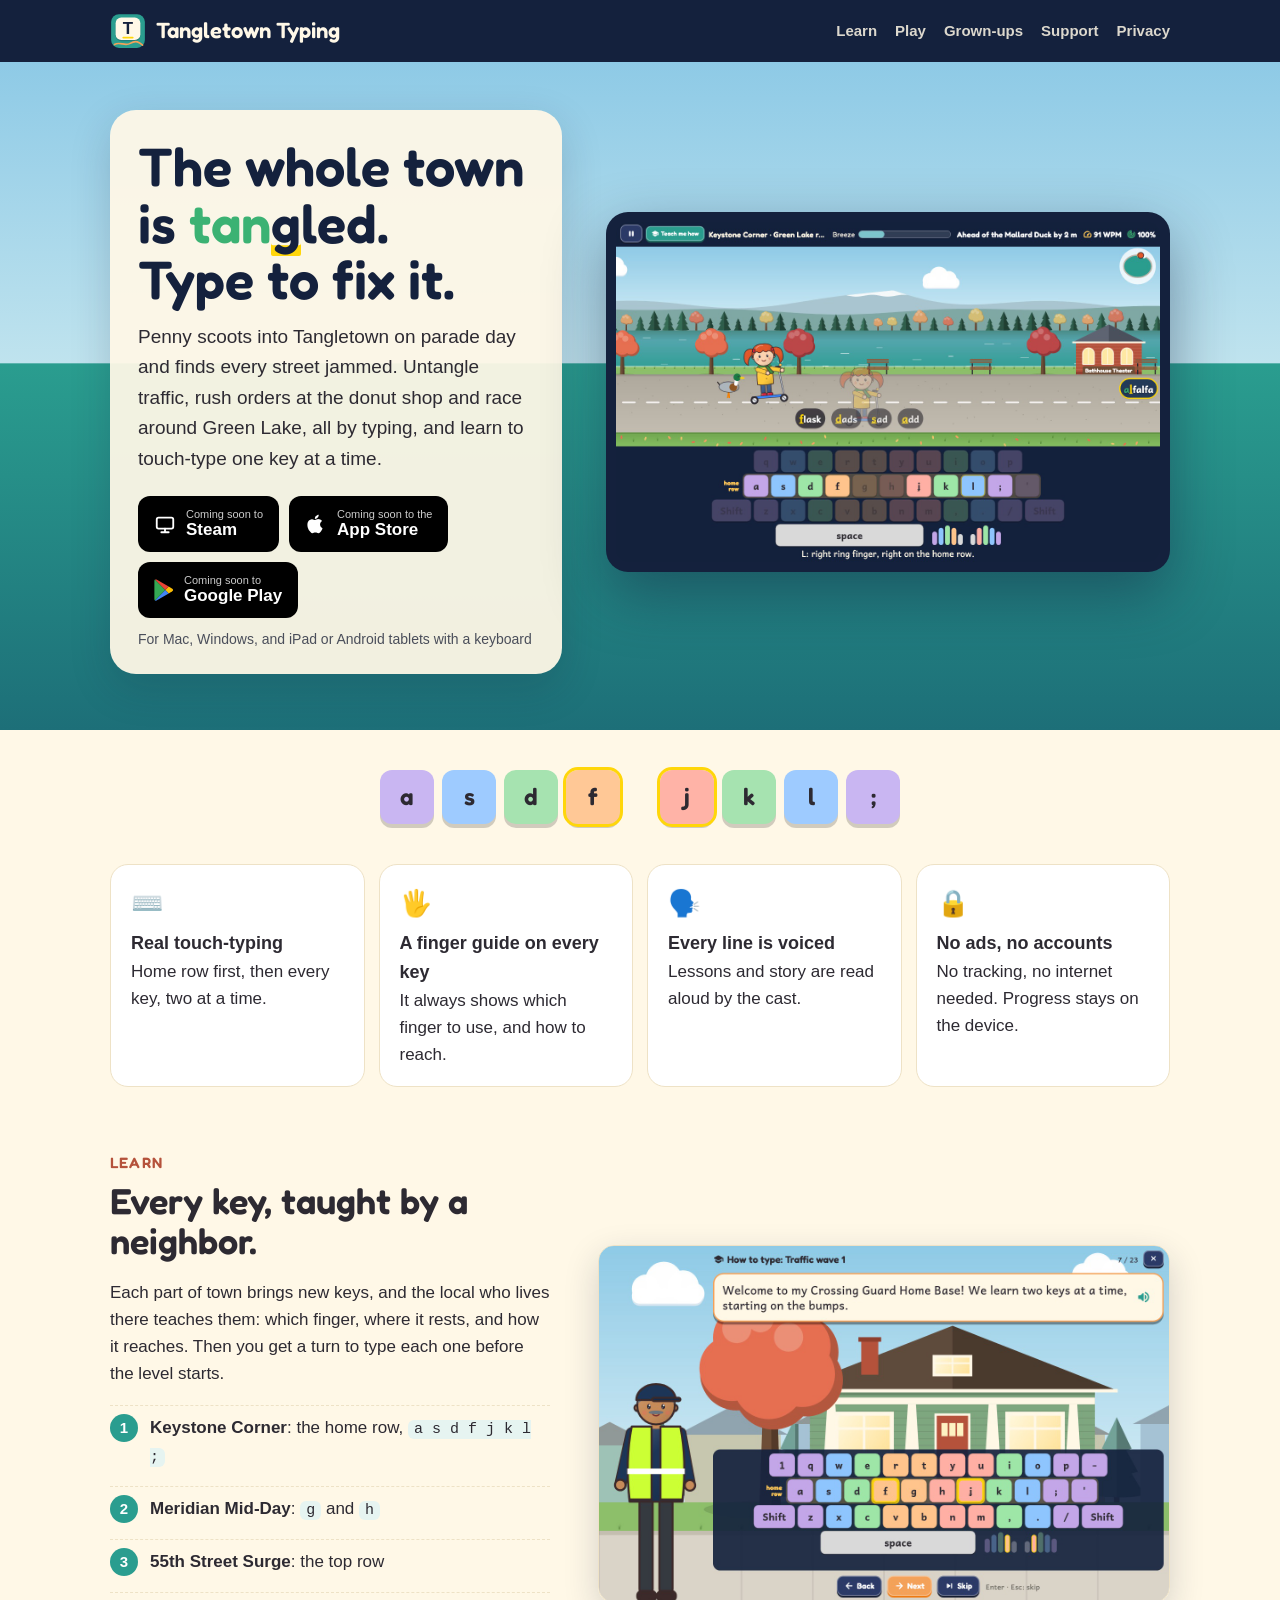
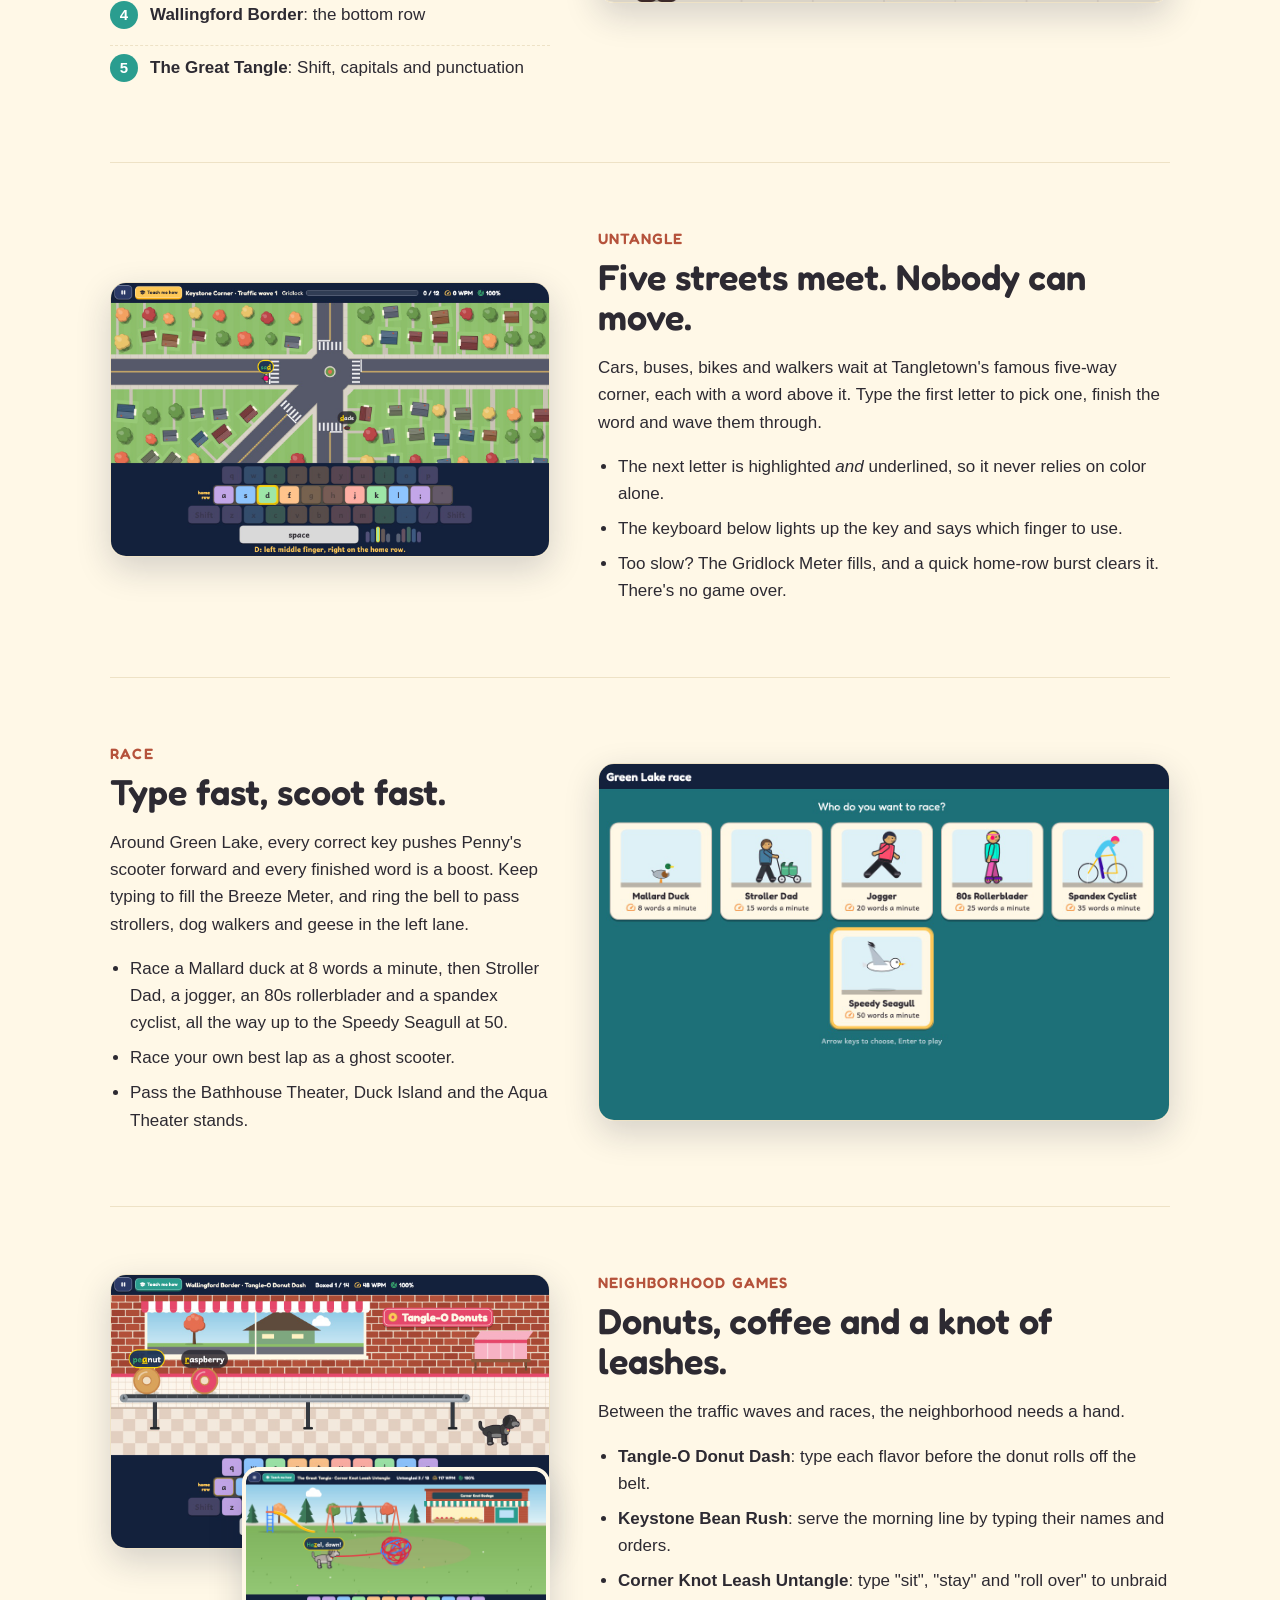
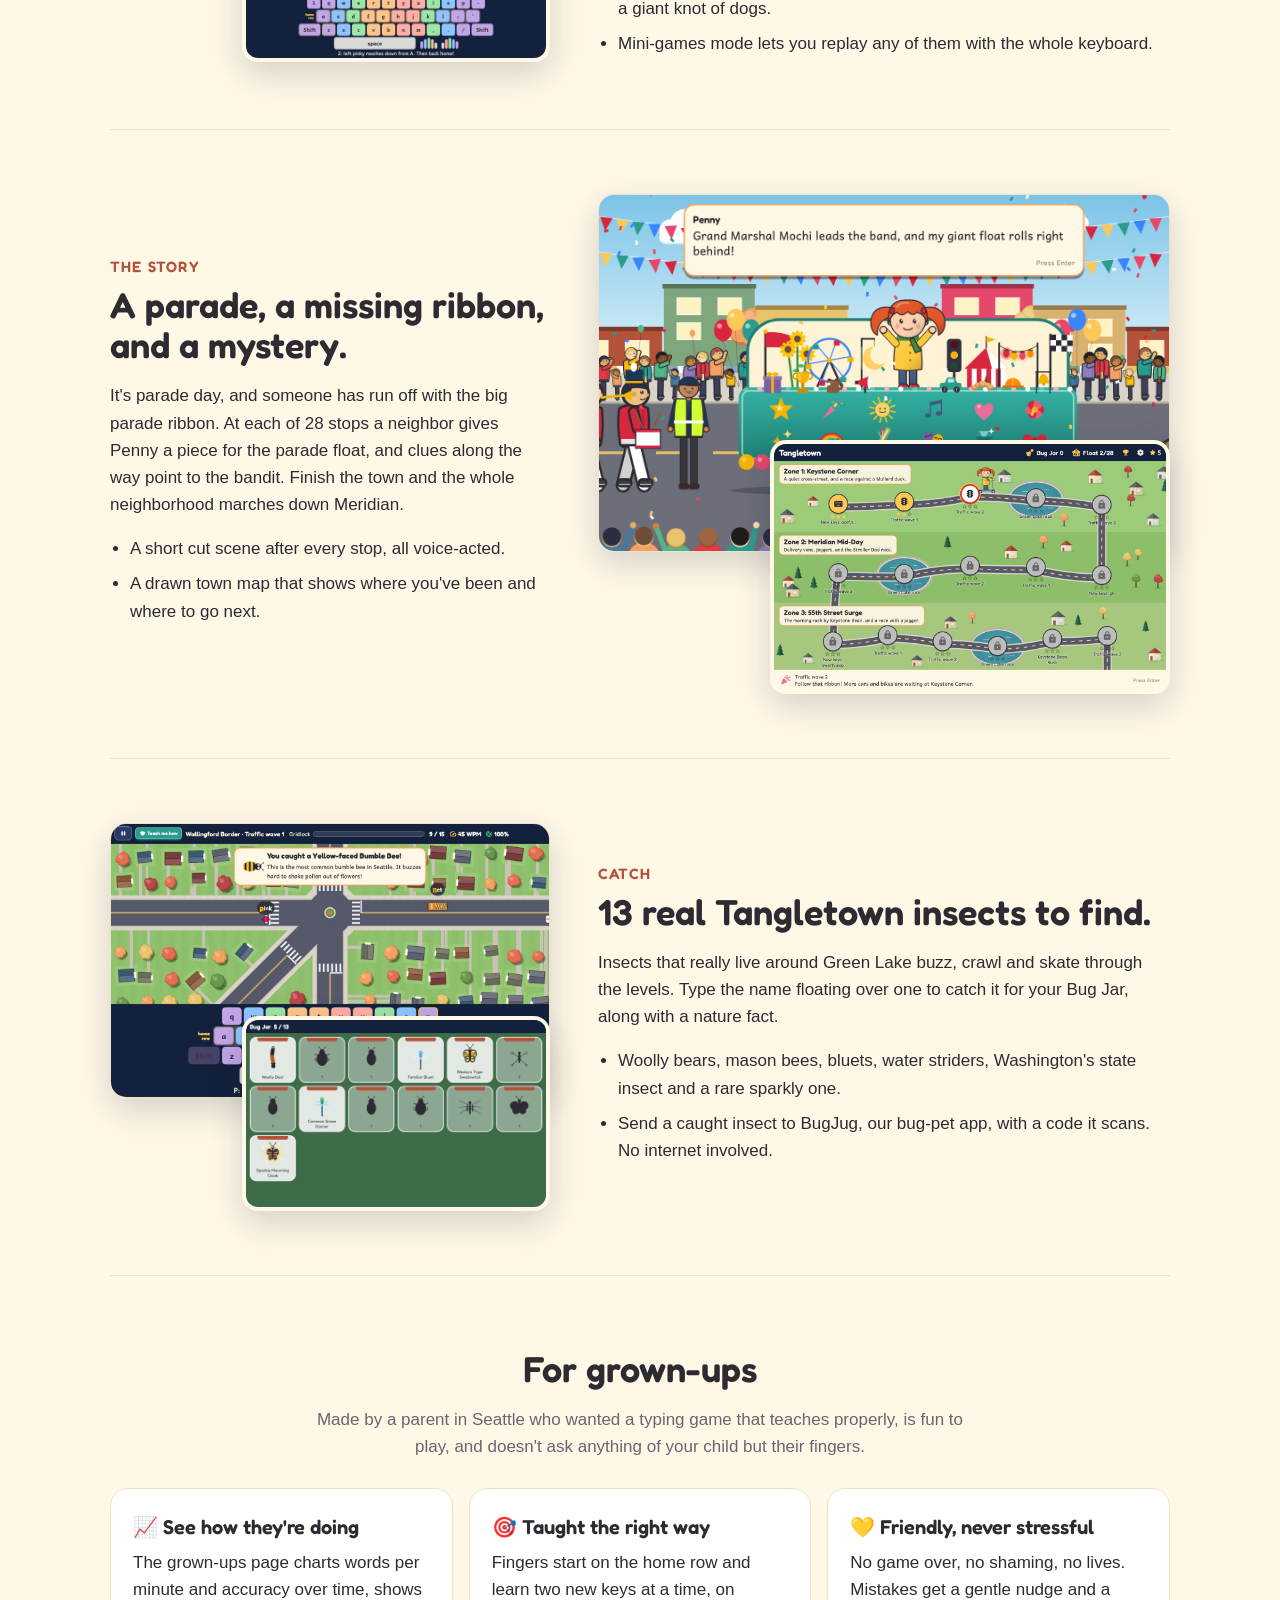
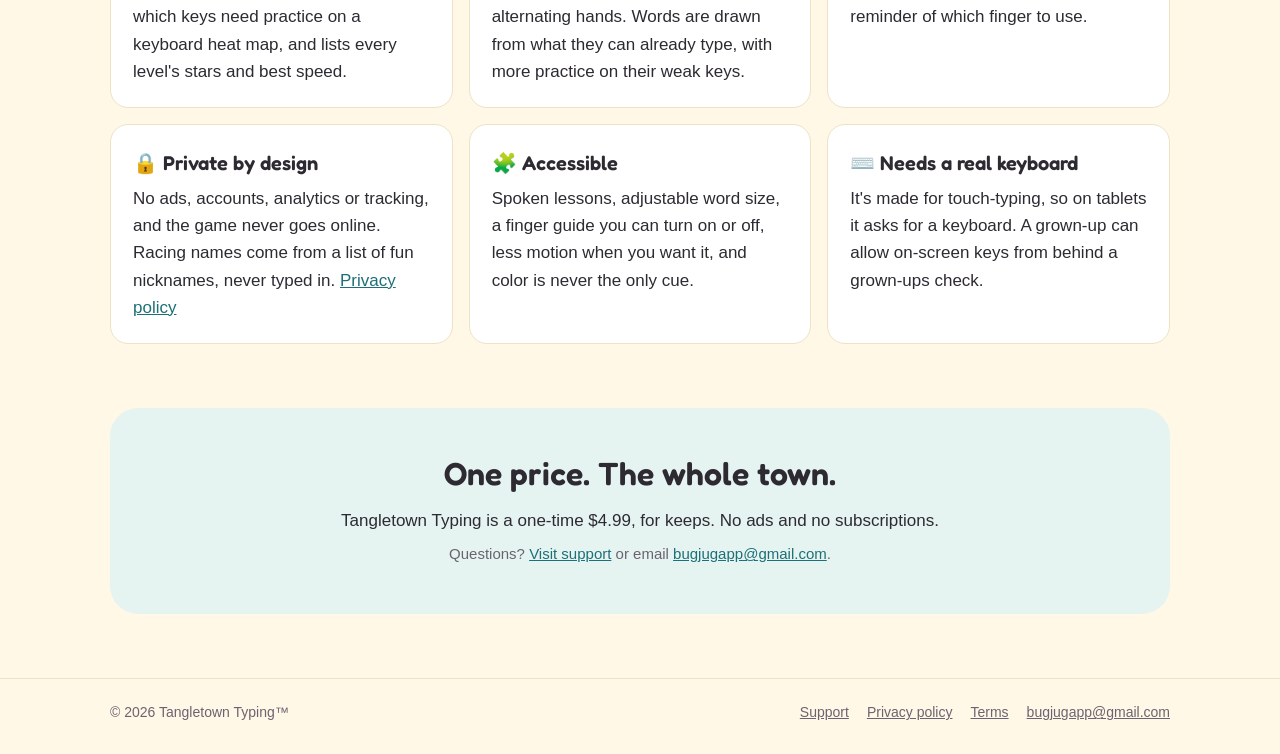
<file: index.html>
<!DOCTYPE html>
<html lang="en">
<head>
  <meta charset="utf-8">
  <meta name="viewport" content="width=device-width, initial-scale=1">
  <title>Tangletown Typing: Learn to Touch-Type</title>
  <meta name="description" content="A touch-typing adventure for kids. Scoot through Seattle's tangled five-way intersections, rush orders at the donut shop and race around Green Lake, all by typing. Every key taught, every line voiced. No ads, no accounts, no tracking. For Mac, Windows and tablets with a keyboard.">
  <meta property="og:title" content="Tangletown Typing: Learn to Touch-Type">
  <meta property="og:description" content="Untangle traffic, serve donuts and race around Green Lake, one key at a time. A touch-typing adventure for kids with no ads and no tracking.">
  <meta property="og:image" content="https://tangletown-typing.github.io/img/og.jpg">
  <meta property="og:url" content="https://tangletown-typing.github.io/">
  <meta name="twitter:card" content="summary_large_image">
  <meta name="theme-color" content="#14213d">
  <link rel="icon" href="favicon.svg" type="image/svg+xml">
  <link rel="icon" href="favicon.png" type="image/png">
  <link rel="apple-touch-icon" href="apple-touch-icon.png">
  <link rel="stylesheet" href="style.css">
</head>
<body>
<header class="bar">
  <div class="wrap">
    <a class="brand" href="./"><img src="img/mark.svg" alt="">Tangletown Typing</a>
    <nav>
      <a class="wide" href="#learn">Learn</a>
      <a class="wide" href="#play">Play</a>
      <a class="wide" href="#grownups">Grown-ups</a>
      <a href="support.html">Support</a>
      <a href="privacy.html">Privacy</a>
    </nav>
  </div>
</header>

<section class="hero">
  <div class="wrap">
    <div class="hero-copy">
      <h1>The whole town is <span class="typed">tan</span><span class="next">g</span>led.<br>Type to fix it.</h1>
      <p>Penny scoots into Tangletown on parade day and finds every street jammed. Untangle traffic,
        rush orders at the donut shop and race around Green Lake, all by typing, and learn to
        touch-type one key at a time.</p>
      <div class="cta">
        <span class="badge" aria-label="Coming soon to Steam">
          <svg width="22" height="22" viewBox="0 0 24 24" aria-hidden="true"><rect x="3" y="5" width="18" height="12" rx="2" fill="none" stroke="currentColor" stroke-width="2"/><path d="M8 21h8M12 17v4" stroke="currentColor" stroke-width="2" stroke-linecap="round"/></svg>
          <span><small>Coming soon to</small>Steam</span>
        </span>
        <span class="badge" aria-label="Coming soon to the App Store">
          <svg width="22" height="22" viewBox="0 0 24 24" aria-hidden="true"><path fill="currentColor" d="M16.4 12.6c0-2.6 2.1-3.8 2.2-3.9-1.2-1.8-3.1-2-3.7-2-1.6-.2-3.1.9-3.9.9-.8 0-2-.9-3.3-.9-1.7 0-3.3 1-4.2 2.5-1.8 3.1-.5 7.7 1.3 10.2.9 1.2 1.9 2.6 3.2 2.6 1.3-.1 1.8-.8 3.3-.8 1.6 0 2 .8 3.3.8 1.4 0 2.3-1.3 3.1-2.5 1-1.4 1.4-2.8 1.4-2.9 0 0-2.7-1-2.7-4zM13.9 5c.7-.9 1.2-2 1-3.2-1 0-2.3.7-3 1.6-.7.8-1.2 2-1.1 3.1 1.2.1 2.3-.6 3.1-1.5z"/></svg>
          <span><small>Coming soon to the</small>App Store</span>
        </span>
        <span class="badge" aria-label="Coming soon to Google Play">
          <svg width="20" height="22" viewBox="0 0 20 22" aria-hidden="true"><path fill="#34a853" d="M1 .6 11.3 11 1 21.4c-.4-.2-.6-.6-.6-1.1V1.7C.4 1.2.6.8 1 .6z"/><path fill="#fbbc04" d="m14.7 7.6 3.6 2.1c1 .6 1 2 0 2.6l-3.6 2.1-3.4-3.4z"/><path fill="#4285f4" d="M11.3 11 14.7 14.4 2.5 21.4c-.5.3-1 .3-1.5 0z"/><path fill="#ea4335" d="M1 .6c.5-.3 1-.3 1.5 0l12.2 7-3.4 3.4z"/></svg>
          <span><small>Coming soon to</small>Google Play</span>
        </span>
        <span class="note">For Mac, Windows, and iPad or Android tablets with a keyboard</span>
      </div>
    </div>
    <div class="device"><img src="img/race.jpg" alt="Penny racing a Mallard duck around Green Lake by typing the words on the path, with the on-screen keyboard showing which finger to use"></div>
  </div>
</section>

<main class="wrap">
  <div class="homerow" aria-label="The home row: A S D F, J K L semicolon">
    <span class="key k1">a</span><span class="key k2">s</span><span class="key k3">d</span><span class="key k4 bump">f</span>
    <span class="key gap"></span>
    <span class="key k5 bump">j</span><span class="key k3">k</span><span class="key k2">l</span><span class="key k1">;</span>
  </div>

  <ul class="pills">
    <li><span class="e">⌨️</span><strong>Real touch-typing</strong>Home row first, then every key, two at a time.</li>
    <li><span class="e">🖐️</span><strong>A finger guide on every key</strong>It always shows which finger to use, and how to reach.</li>
    <li><span class="e">🗣️</span><strong>Every line is voiced</strong>Lessons and story are read aloud by the cast.</li>
    <li><span class="e">🔒</span><strong>No ads, no accounts</strong>No tracking, no internet needed. Progress stays on the device.</li>
  </ul>

  <div class="feature" id="learn">
    <div>
      <p class="kicker">Learn</p>
      <h2>Every key, taught by a neighbor.</h2>
      <p>Each part of town brings new keys, and the local who lives there teaches them: which finger,
        where it rests, and how it reaches. Then you get a turn to type each one before the level
        starts.</p>
      <ol class="zones">
        <li><span><strong>Keystone Corner</strong>: the home row, <code>a s d f j k l ;</code></span></li>
        <li><span><strong>Meridian Mid-Day</strong>: <code>g</code> and <code>h</code></span></li>
        <li><span><strong>55th Street Surge</strong>: the top row</span></li>
        <li><span><strong>Wallingford Border</strong>: the bottom row</span></li>
        <li><span><strong>The Great Tangle</strong>: Shift, capitals and punctuation</span></li>
      </ol>
    </div>
    <figure>
      <img class="shot" src="img/teach.jpg" alt="The crossing guard teaching the home row in front of a keyboard with the F and J bumps marked" loading="lazy">
    </figure>
  </div>

  <div class="feature flip">
    <div>
      <p class="kicker">Untangle</p>
      <h2>Five streets meet. Nobody can move.</h2>
      <p>Cars, buses, bikes and walkers wait at Tangletown's famous five-way corner, each with a word
        above it. Type the first letter to pick one, finish the word and wave them through.</p>
      <ul>
        <li>The next letter is highlighted <em>and</em> underlined, so it never relies on color alone.</li>
        <li>The keyboard below lights up the key and says which finger to use.</li>
        <li>Too slow? The Gridlock Meter fills, and a quick home-row burst clears it. There's no game over.</li>
      </ul>
    </div>
    <figure>
      <img class="shot" src="img/traffic.jpg" alt="A top-down five-way intersection with words over a bike and a car, and the keyboard showing the home row" loading="lazy">
    </figure>
  </div>

  <div class="feature" id="play">
    <div>
      <p class="kicker">Race</p>
      <h2>Type fast, scoot fast.</h2>
      <p>Around Green Lake, every correct key pushes Penny's scooter forward and every finished word is
        a boost. Keep typing to fill the Breeze Meter, and ring the bell to pass strollers, dog walkers
        and geese in the left lane.</p>
      <ul>
        <li>Race a Mallard duck at 8 words a minute, then Stroller Dad, a jogger, an 80s rollerblader
          and a spandex cyclist, all the way up to the Speedy Seagull at 50.</li>
        <li>Race your own best lap as a ghost scooter.</li>
        <li>Pass the Bathhouse Theater, Duck Island and the Aqua Theater stands.</li>
      </ul>
    </div>
    <figure>
      <img class="shot" src="img/rivals.jpg" alt="Choosing a rival: Mallard Duck, Stroller Dad, Jogger, 80s Rollerblader, Spandex Cyclist and Speedy Seagull" loading="lazy">
    </figure>
  </div>

  <div class="feature flip">
    <div>
      <p class="kicker">Neighborhood games</p>
      <h2>Donuts, coffee and a knot of leashes.</h2>
      <p>Between the traffic waves and races, the neighborhood needs a hand.</p>
      <ul>
        <li><strong>Tangle-O Donut Dash</strong>: type each flavor before the donut rolls off the belt.</li>
        <li><strong>Keystone Bean Rush</strong>: serve the morning line by typing their names and orders.</li>
        <li><strong>Corner Knot Leash Untangle</strong>: type "sit", "stay" and "roll over" to unbraid a giant knot of dogs.</li>
        <li>Mini-games mode lets you replay any of them with the whole keyboard.</li>
      </ul>
    </div>
    <figure>
      <img class="shot" src="img/donuts.jpg" alt="Tangle-O Donut Dash: donuts labeled peanut and raspberry roll along a conveyor belt" loading="lazy">
      <img class="shot small" src="img/leash.jpg" alt="Corner Knot Leash Untangle: a dog tangled in a ball of leashes, with the command Hazel, down!" loading="lazy">
    </figure>
  </div>

  <div class="feature">
    <div>
      <p class="kicker">The story</p>
      <h2>A parade, a missing ribbon, and a mystery.</h2>
      <p>It's parade day, and someone has run off with the big parade ribbon. At each of 28 stops a
        neighbor gives Penny a piece for the parade float, and clues along the way point to the
        bandit. Finish the town and the whole neighborhood marches down Meridian.</p>
      <ul>
        <li>A short cut scene after every stop, all voice-acted.</li>
        <li>A drawn town map that shows where you've been and where to go next.</li>
      </ul>
    </div>
    <figure>
      <img class="shot" src="img/parade.jpg" alt="The finished parade float rolling down the street, with Penny on top and the neighborhood cheering" loading="lazy">
      <img class="shot small" src="img/map.jpg" alt="The Tangletown map with zones and stops along a winding road" loading="lazy">
    </figure>
  </div>

  <div class="feature flip">
    <div>
      <p class="kicker">Catch</p>
      <h2>13 real Tangletown insects to find.</h2>
      <p>Insects that really live around Green Lake buzz, crawl and skate through the levels. Type the
        name floating over one to catch it for your Bug Jar, along with a nature fact.</p>
      <ul>
        <li>Woolly bears, mason bees, bluets, water striders, Washington's state insect and a rare
          sparkly one.</li>
        <li>Send a caught insect to BugJug, our bug-pet app, with a code it scans. No internet involved.</li>
      </ul>
    </div>
    <figure>
      <img class="shot" src="img/insect.jpg" alt="A Yellow-faced Bumble Bee caught at the intersection, with a fact about it" loading="lazy">
      <img class="shot small" src="img/bugjar.jpg" alt="The Bug Jar with five of thirteen insects caught" loading="lazy">
    </figure>
  </div>

  <section class="grownups" id="grownups">
    <h2>For grown-ups</h2>
    <p>Made by a parent in Seattle who wanted a typing game that teaches properly, is fun to play,
      and doesn't ask anything of your child but their fingers.</p>
    <div class="cards">
      <div class="card">
        <h3>📈 See how they're doing</h3>
        <p>The grown-ups page charts words per minute and accuracy over time, shows which keys need
          practice on a keyboard heat map, and lists every level's stars and best speed.</p>
      </div>
      <div class="card">
        <h3>🎯 Taught the right way</h3>
        <p>Fingers start on the home row and learn two new keys at a time, on alternating hands.
          Words are drawn from what they can already type, with more practice on their weak keys.</p>
      </div>
      <div class="card">
        <h3>💛 Friendly, never stressful</h3>
        <p>No game over, no shaming, no lives. Mistakes get a gentle nudge and a reminder of which
          finger to use.</p>
      </div>
      <div class="card">
        <h3>🔒 Private by design</h3>
        <p>No ads, accounts, analytics or tracking, and the game never goes online. Racing names come
          from a list of fun nicknames, never typed in. <a href="privacy.html">Privacy policy</a></p>
      </div>
      <div class="card">
        <h3>🧩 Accessible</h3>
        <p>Spoken lessons, adjustable word size, a finger guide you can turn on or off, less motion
          when you want it, and color is never the only cue.</p>
      </div>
      <div class="card">
        <h3>⌨️ Needs a real keyboard</h3>
        <p>It's made for touch-typing, so on tablets it asks for a keyboard. A grown-up can allow
          on-screen keys from behind a grown-ups check.</p>
      </div>
    </div>
  </section>

  <div class="closing">
    <h2>One price. The whole town.</h2>
    <p>Tangletown Typing is a one-time $4.99, for keeps. No ads and no subscriptions.</p>
    <p class="meta">Questions? <a href="support.html">Visit support</a> or email
      <a href="mailto:bugjugapp@gmail.com">bugjugapp@gmail.com</a>.</p>
  </div>
</main>

<footer>
  <div class="wrap">
    <span>© 2026 Tangletown Typing™</span>
    <nav>
      <a href="support.html">Support</a>
      <a href="privacy.html">Privacy policy</a>
      <a href="support.html#terms">Terms</a>
      <a href="mailto:bugjugapp@gmail.com">bugjugapp@gmail.com</a>
    </nav>
  </div>
</footer>
</body>
</html>
</file>
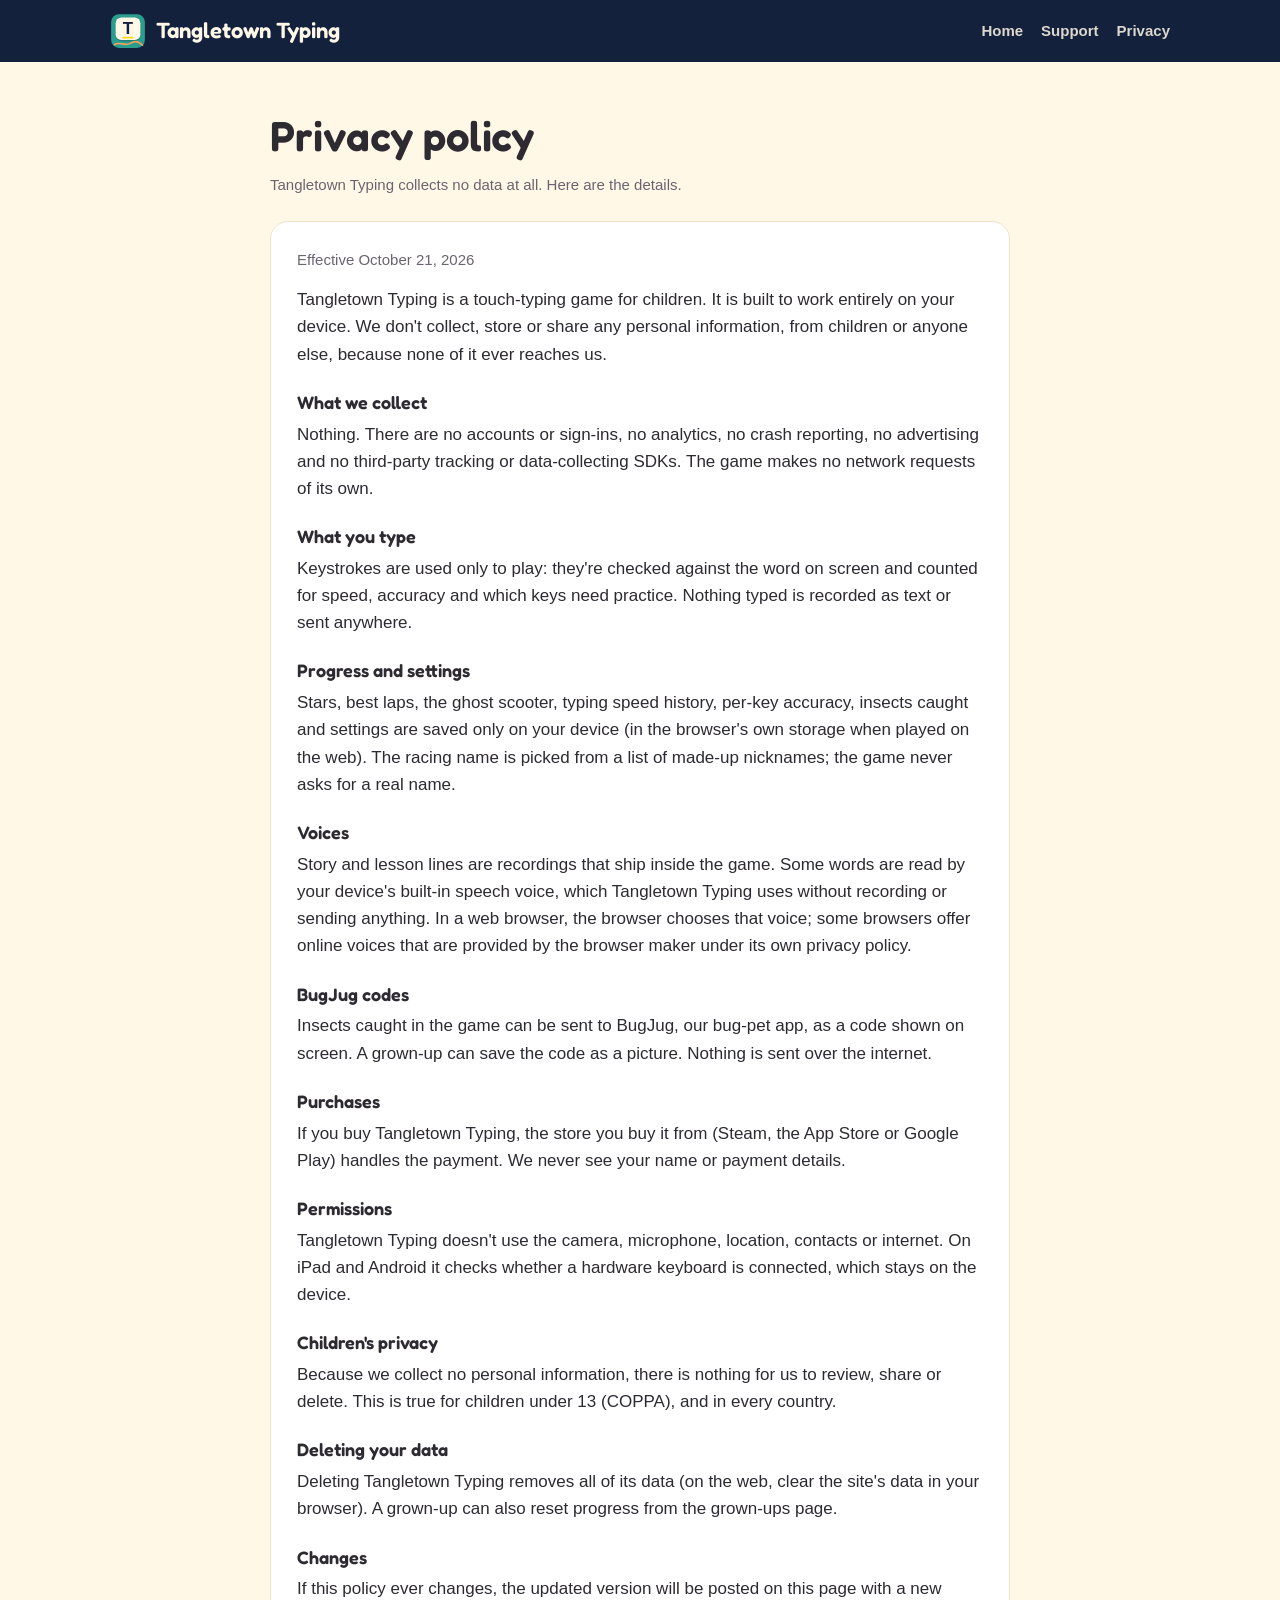
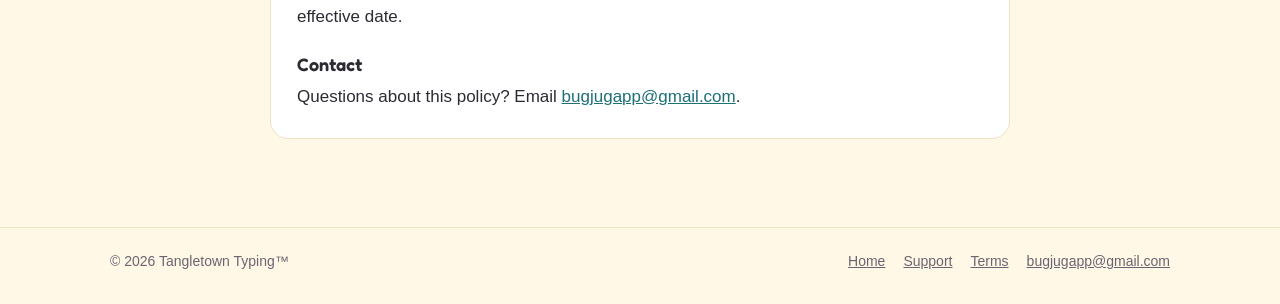
<file: privacy.html>
<!DOCTYPE html>
<html lang="en">
<head>
  <meta charset="utf-8">
  <meta name="viewport" content="width=device-width, initial-scale=1">
  <title>Tangletown Typing Privacy Policy</title>
  <meta name="description" content="Tangletown Typing's privacy policy: no data collected, no accounts, no ads, no tracking. The game never goes online and progress stays on your device.">
  <meta name="theme-color" content="#14213d">
  <link rel="icon" href="favicon.svg" type="image/svg+xml">
  <link rel="icon" href="favicon.png" type="image/png">
  <link rel="apple-touch-icon" href="apple-touch-icon.png">
  <link rel="stylesheet" href="style.css">
</head>
<body>
<header class="bar">
  <div class="wrap">
    <a class="brand" href="./"><img src="img/mark.svg" alt="">Tangletown Typing</a>
    <nav>
      <a class="wide" href="./">Home</a>
      <a href="support.html">Support</a>
      <a href="privacy.html">Privacy</a>
    </nav>
  </div>
</header>
<main class="doc">
  <h1>Privacy policy</h1>
  <p class="meta">Tangletown Typing collects no data at all. Here are the details.</p>

  <section id="privacy">
    <p class="meta">Effective October 21, 2026</p>
    <p>Tangletown Typing is a touch-typing game for children. It is built to work entirely on your
      device. We don't collect, store or share any personal information, from children or anyone
      else, because none of it ever reaches us.</p>

    <h3>What we collect</h3>
    <p>Nothing. There are no accounts or sign-ins, no analytics, no crash reporting, no advertising
      and no third-party tracking or data-collecting SDKs. The game makes no network requests of its own.</p>

    <h3>What you type</h3>
    <p>Keystrokes are used only to play: they're checked against the word on screen and counted for
      speed, accuracy and which keys need practice. Nothing typed is recorded as text or sent anywhere.</p>

    <h3>Progress and settings</h3>
    <p>Stars, best laps, the ghost scooter, typing speed history, per-key accuracy, insects caught and
      settings are saved only on your device (in the browser's own storage when played on the web). The
      racing name is picked from a list of made-up nicknames; the game never asks for a real name.</p>

    <h3>Voices</h3>
    <p>Story and lesson lines are recordings that ship inside the game. Some words are read by your
      device's built-in speech voice, which Tangletown Typing uses without recording or sending anything.
      In a web browser, the browser chooses that voice; some browsers offer online voices that are
      provided by the browser maker under its own privacy policy.</p>

    <h3>BugJug codes</h3>
    <p>Insects caught in the game can be sent to BugJug, our bug-pet app, as a code shown on screen.
      A grown-up can save the code as a picture. Nothing is sent over the internet.</p>

    <h3>Purchases</h3>
    <p>If you buy Tangletown Typing, the store you buy it from (Steam, the App Store or Google Play)
      handles the payment. We never see your name or payment details.</p>

    <h3>Permissions</h3>
    <p>Tangletown Typing doesn't use the camera, microphone, location, contacts or internet. On iPad
      and Android it checks whether a hardware keyboard is connected, which stays on the device.</p>

    <h3>Children's privacy</h3>
    <p>Because we collect no personal information, there is nothing for us to review, share or
      delete. This is true for children under 13 (COPPA), and in every country.</p>

    <h3>Deleting your data</h3>
    <p>Deleting Tangletown Typing removes all of its data (on the web, clear the site's data in your
      browser). A grown-up can also reset progress from the grown-ups page.</p>

    <h3>Changes</h3>
    <p>If this policy ever changes, the updated version will be posted on this page with a new
      effective date.</p>

    <h3>Contact</h3>
    <p>Questions about this policy? Email <a href="mailto:bugjugapp@gmail.com">bugjugapp@gmail.com</a>.</p>
  </section>
</main>
<footer>
  <div class="wrap">
    <span>© 2026 Tangletown Typing™</span>
    <nav>
      <a href="./">Home</a>
      <a href="support.html">Support</a>
      <a href="support.html#terms">Terms</a>
      <a href="mailto:bugjugapp@gmail.com">bugjugapp@gmail.com</a>
    </nav>
  </div>
</footer>
</body>
</html>
</file>
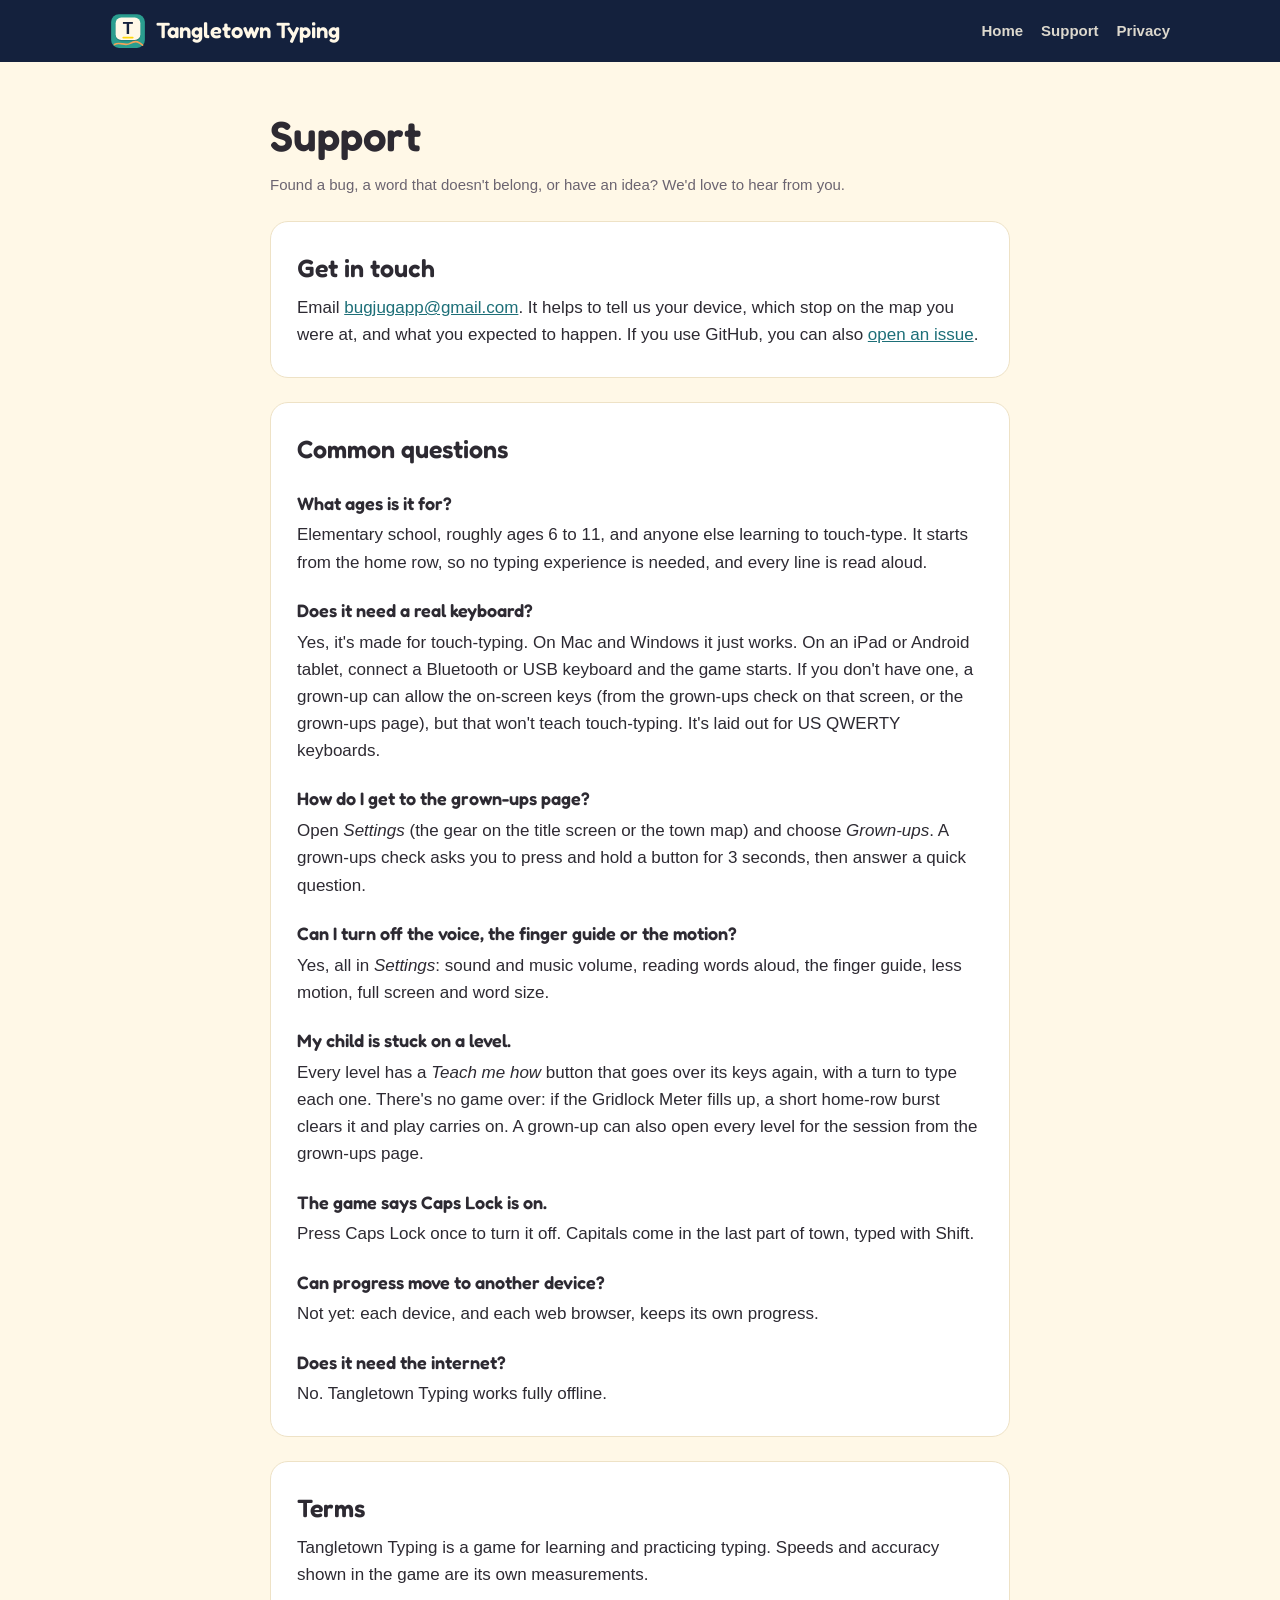
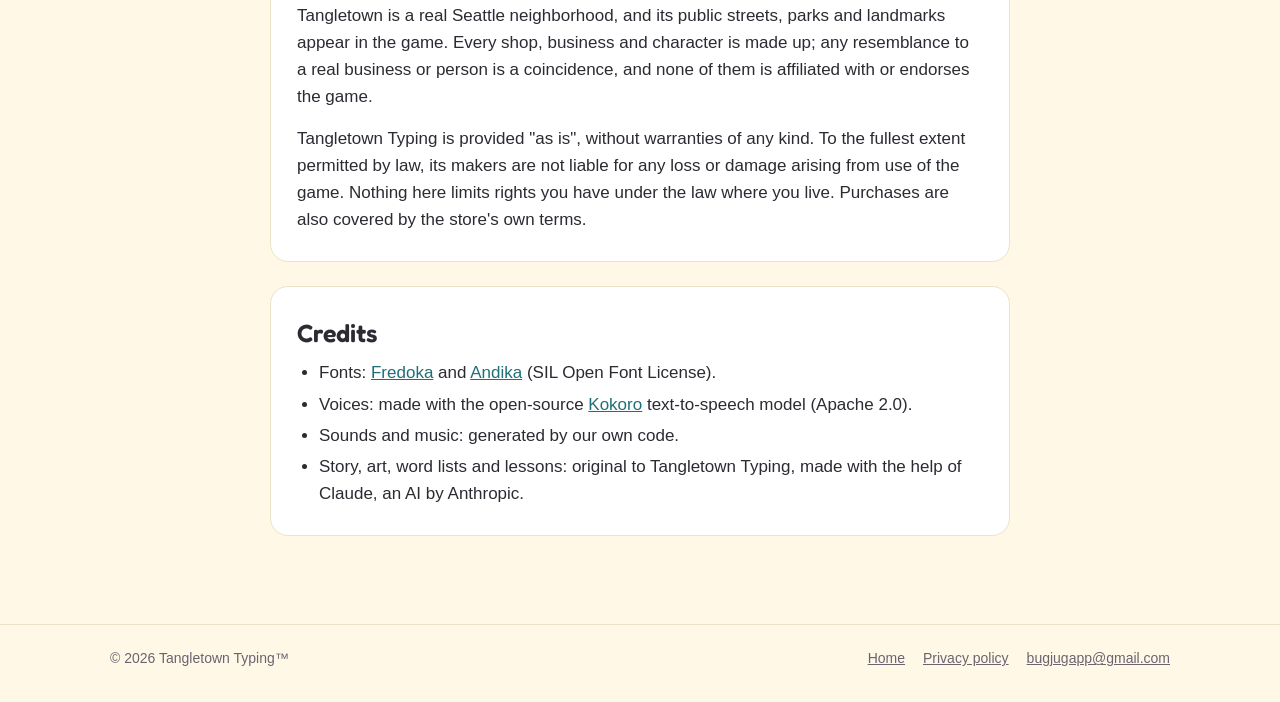
<file: support.html>
<!DOCTYPE html>
<html lang="en">
<head>
  <meta charset="utf-8">
  <meta name="viewport" content="width=device-width, initial-scale=1">
  <title>Tangletown Typing Support</title>
  <meta name="description" content="Help with Tangletown Typing: keyboards on tablets, the grown-ups page, settings, and how to reach us.">
  <meta name="theme-color" content="#14213d">
  <link rel="icon" href="favicon.svg" type="image/svg+xml">
  <link rel="icon" href="favicon.png" type="image/png">
  <link rel="apple-touch-icon" href="apple-touch-icon.png">
  <link rel="stylesheet" href="style.css">
</head>
<body>
<header class="bar">
  <div class="wrap">
    <a class="brand" href="./"><img src="img/mark.svg" alt="">Tangletown Typing</a>
    <nav>
      <a class="wide" href="./">Home</a>
      <a href="support.html">Support</a>
      <a href="privacy.html">Privacy</a>
    </nav>
  </div>
</header>
<main class="doc">
  <h1>Support</h1>
  <p class="meta">Found a bug, a word that doesn't belong, or have an idea? We'd love to hear from you.</p>

  <section id="contact">
    <h2>Get in touch</h2>
    <p>Email <a href="mailto:bugjugapp@gmail.com">bugjugapp@gmail.com</a>. It helps to tell us your
      device, which stop on the map you were at, and what you expected to happen. If you use GitHub,
      you can also <a href="https://github.com/Tangletown-Typing/Tangletown-Typing.github.io/issues/new">open an issue</a>.</p>
  </section>

  <section id="faq">
    <h2>Common questions</h2>

    <h3>What ages is it for?</h3>
    <p>Elementary school, roughly ages 6 to 11, and anyone else learning to touch-type. It starts
      from the home row, so no typing experience is needed, and every line is read aloud.</p>

    <h3>Does it need a real keyboard?</h3>
    <p>Yes, it's made for touch-typing. On Mac and Windows it just works. On an iPad or Android tablet,
      connect a Bluetooth or USB keyboard and the game starts. If you don't have one, a grown-up can
      allow the on-screen keys (from the grown-ups check on that screen, or the grown-ups page), but
      that won't teach touch-typing. It's laid out for US QWERTY keyboards.</p>

    <h3>How do I get to the grown-ups page?</h3>
    <p>Open <em>Settings</em> (the gear on the title screen or the town map) and choose
      <em>Grown-ups</em>. A grown-ups check asks you to press and hold a button for 3 seconds, then
      answer a quick question.</p>

    <h3>Can I turn off the voice, the finger guide or the motion?</h3>
    <p>Yes, all in <em>Settings</em>: sound and music volume, reading words aloud, the finger guide,
      less motion, full screen and word size.</p>

    <h3>My child is stuck on a level.</h3>
    <p>Every level has a <em>Teach me how</em> button that goes over its keys again, with a turn to
      type each one. There's no game over: if the Gridlock Meter fills up, a short home-row burst clears
      it and play carries on. A grown-up can also open every level for the session from the grown-ups page.</p>

    <h3>The game says Caps Lock is on.</h3>
    <p>Press Caps Lock once to turn it off. Capitals come in the last part of town, typed with Shift.</p>

    <h3>Can progress move to another device?</h3>
    <p>Not yet: each device, and each web browser, keeps its own progress.</p>

    <h3>Does it need the internet?</h3>
    <p>No. Tangletown Typing works fully offline.</p>
  </section>

  <section id="terms">
    <h2>Terms</h2>
    <p>Tangletown Typing is a game for learning and practicing typing. Speeds and accuracy shown in
      the game are its own measurements.</p>
    <p>Tangletown is a real Seattle neighborhood, and its public streets, parks and landmarks appear in
      the game. Every shop, business and character is made up; any resemblance to a real business or
      person is a coincidence, and none of them is affiliated with or endorses the game.</p>
    <p>Tangletown Typing is provided "as is", without warranties of any kind. To the fullest extent
      permitted by law, its makers are not liable for any loss or damage arising from use of the game.
      Nothing here limits rights you have under the law where you live. Purchases are also covered by
      the store's own terms.</p>
  </section>

  <section id="credits">
    <h2>Credits</h2>
    <ul>
      <li>Fonts: <a href="https://github.com/hyperis/Fredoka">Fredoka</a> and
        <a href="https://software.sil.org/andika/">Andika</a> (SIL Open Font License).</li>
      <li>Voices: made with the open-source <a href="https://github.com/hexgrad/kokoro">Kokoro</a>
        text-to-speech model (Apache 2.0).</li>
      <li>Sounds and music: generated by our own code.</li>
      <li>Story, art, word lists and lessons: original to Tangletown Typing, made with the help of
        Claude, an AI by Anthropic.</li>
    </ul>
  </section>
</main>
<footer>
  <div class="wrap">
    <span>© 2026 Tangletown Typing™</span>
    <nav>
      <a href="./">Home</a>
      <a href="privacy.html">Privacy policy</a>
      <a href="mailto:bugjugapp@gmail.com">bugjugapp@gmail.com</a>
    </nav>
  </div>
</footer>
</body>
</html>
</file>
<file: style.css>
/* Tangletown Typing: Green Lake teal, autumn amber, the game's navy keyboard tray. */
@font-face {
  font-family: "Fredoka";
  src: url(fonts/Fredoka-Variable.ttf) format("truetype");
  font-weight: 300 700;
  font-display: swap;
}
:root {
  --night: #14213d;
  --lake: #2a9d8f;
  --lake-deep: #1d6f78;
  --sky: #8ecae6;
  --amber: #f4a259;
  --porch: #ffc857;
  --next: #ffd60a;
  --typed: #3bb273;
  --bg: #fff8e7;
  --card: #ffffff;
  --ink: #2d2a32;
  --muted: #6b6470;
  --soft: #e6f4f1;
  --line: #eee2c6;
  --link: #1d6f78;
  --kicker: #b5523b;
}
@media (prefers-color-scheme: dark) {
  :root {
    --bg: #101a2f;
    --card: #182540;
    --ink: #f3ecdc;
    --muted: #aeb3c6;
    --soft: #15333d;
    --line: #283662;
    --link: #8ee3d6;
    --kicker: #f4a259;
  }
}
* { box-sizing: border-box; }
html { -webkit-text-size-adjust: 100%; scroll-behavior: smooth; }
@media (prefers-reduced-motion: reduce) { html { scroll-behavior: auto; } }
body {
  margin: 0;
  background: var(--bg);
  color: var(--ink);
  font: 17px/1.6 ui-rounded, "SF Pro Rounded", -apple-system, BlinkMacSystemFont, "Segoe UI", Roboto, Helvetica, Arial, sans-serif;
}
h1, h2, h3, .brand, .kicker, .key { font-family: "Fredoka", ui-rounded, sans-serif; }
img { max-width: 100%; display: block; }
a { color: var(--link); }
.wrap { max-width: 1100px; margin: 0 auto; padding: 0 20px; }

/* Top bar */
.bar { background: var(--night); color: #fff8e7; }
.bar .wrap { display: flex; align-items: center; justify-content: space-between; gap: 12px; height: 62px; }
.brand { white-space: nowrap; display: flex; align-items: center; gap: 10px; color: #fff8e7; text-decoration: none; font-weight: 600; font-size: 22px; }
.brand img { width: 36px; height: 36px; }
.bar nav { display: flex; gap: 18px; font-size: 15px; }
.bar nav a { color: #fff8e7; opacity: .85; text-decoration: none; font-weight: 600; }
.bar nav a:hover { opacity: 1; text-decoration: underline; }

/* Hero: sky over the lake */
.hero {
  padding: 48px 0 56px; overflow: hidden;
  background: linear-gradient(180deg, #8ecae6 0%, #bfe3ee 45%, #2a9d8f 45.2%, #1d6f78 100%);
  color: var(--night);
}
.hero .wrap { display: grid; grid-template-columns: 1fr 1.25fr; gap: 44px; align-items: center; }
.hero-copy { background: rgba(255, 248, 231, .94); border-radius: 26px; padding: 28px 28px 24px; box-shadow: 0 14px 40px rgba(20,33,61,.18); }
.hero h1 { font-size: clamp(36px, 5vw, 54px); line-height: 1.05; margin: 0 0 14px; font-weight: 600; }
.typed { color: var(--typed); }
.next { box-shadow: inset 0 -0.2em 0 var(--next); border-radius: 2px; }
.hero p { font-size: 19px; margin: 0 0 22px; color: #2d2a32; }
.cta { display: flex; flex-wrap: wrap; gap: 10px; align-items: center; }
.badge {
  display: inline-flex; align-items: center; gap: 10px; background: #000; color: #fff; min-height: 56px;
  border-radius: 12px; padding: 9px 16px; text-decoration: none; font-weight: 700;
}
.badge small { display: block; font-size: 11px; font-weight: 500; opacity: .8; line-height: 1.1; }
.badge span { line-height: 1.15; }
.note { font-size: 14px; color: #4a4e5a; flex-basis: 100%; }
.device { background: var(--night); border-radius: 22px; padding: 10px; box-shadow: 0 22px 60px rgba(20,33,61,.45); }
.device img { border-radius: 14px; width: 100%; }

/* Home row */
.homerow { display: flex; justify-content: center; gap: 8px; margin: 40px 0 0; flex-wrap: wrap; }
.key {
  width: 54px; height: 54px; display: grid; place-items: center; border-radius: 12px; font-size: 24px;
  font-weight: 600; color: #2d2a32; box-shadow: 0 4px 0 rgba(0,0,0,.18);
}
.key.gap { width: 24px; box-shadow: none; }
.k1 { background: #c9b6f2; } .k2 { background: #9ecbff; } .k3 { background: #a6e3b0; } .k4 { background: #ffc896; }
.k5 { background: #ffb3a7; }
.key.bump { outline: 3px solid var(--next); }

/* Pills */
.pills { list-style: none; padding: 0; margin: 40px 0 0; display: grid; grid-template-columns: repeat(auto-fit, minmax(220px, 1fr)); gap: 14px; }
.pills li { background: var(--card); border: 1px solid var(--line); border-radius: 18px; padding: 18px 20px; }
.pills strong { display: block; font-size: 18px; }
.pills .e { font-size: 26px; display: block; margin-bottom: 4px; }

/* Feature rows */
.feature { display: grid; grid-template-columns: 1fr 1.3fr; gap: 48px; align-items: center; padding: 64px 0; border-bottom: 1px solid var(--line); }
.feature.flip > figure { order: -1; }
.feature h2 { font-size: 36px; line-height: 1.12; margin: 0 0 12px; font-weight: 600; }
.kicker { color: var(--kicker); font-weight: 600; letter-spacing: .08em; text-transform: uppercase; font-size: 15px; margin: 0 0 6px; }
.feature ul { padding-left: 20px; margin: 12px 0 0; }
.feature li { margin-bottom: 8px; }
.feature figure { margin: 0; display: grid; gap: 14px; }
.shot { border-radius: 16px; border: 1px solid var(--line); box-shadow: 0 12px 34px rgba(20,33,61,.18); width: 100%; }
.shot.small { width: 70%; justify-self: end; margin-top: -22%; position: relative; border: 4px solid var(--bg); }
.trio { grid-template-columns: repeat(3, 1fr); }

/* Zones */
.zones { list-style: none; padding: 0; margin: 14px 0 0; counter-reset: zone; }
.zones li { display: flex; gap: 12px; align-items: baseline; padding: 8px 0; border-top: 1px dashed var(--line); }
.zones li::before {
  counter-increment: zone; content: counter(zone); flex: none; width: 28px; height: 28px; border-radius: 50%;
  background: var(--lake); color: #fff; display: grid; place-items: center; font-weight: 700; font-size: 15px;
}
.zones code { font-size: 15px; background: var(--soft); padding: 1px 6px; border-radius: 6px; }

/* Grown-ups */
.grownups { padding: 64px 0 24px; }
.grownups h2 { font-size: 36px; margin: 0 0 8px; font-weight: 600; text-align: center; }
.grownups > p { text-align: center; max-width: 40em; margin: 0 auto 28px; color: var(--muted); }
.cards { display: grid; grid-template-columns: repeat(auto-fit, minmax(280px, 1fr)); gap: 16px; }
.card { background: var(--card); border: 1px solid var(--line); border-radius: 18px; padding: 22px 22px 10px; }
.card h3 { margin: 0 0 6px; font-size: 20px; font-weight: 600; }
.card p { margin: 0 0 12px; }

.closing { background: var(--soft); border-radius: 28px; padding: 40px 28px; text-align: center; margin: 40px 0 64px; }
.closing h2 { font-size: 32px; margin: 0 0 8px; font-weight: 600; }
.closing p { margin: 0 auto 8px; max-width: 38em; }
.meta { color: var(--muted); font-size: 15px; margin: 0 0 12px; }

/* Document pages */
.doc { max-width: 780px; margin: 0 auto; padding: 40px 20px 64px; }
.doc h1 { font-size: 42px; margin: 0 0 4px; font-weight: 600; }
.doc section { background: var(--card); border: 1px solid var(--line); border-radius: 18px; padding: 26px 26px 14px; margin: 24px 0; }
.doc h2 { font-size: 25px; margin: 0 0 6px; font-weight: 600; }
.doc h3 { font-size: 18px; margin: 20px 0 4px; font-weight: 600; }
.doc p, .doc ul { margin: 0 0 14px; }
.doc ul { padding-left: 22px; }
.doc li { margin-bottom: 4px; }

footer { border-top: 1px solid var(--line); color: var(--muted); font-size: 14px; }
footer .wrap { display: flex; flex-wrap: wrap; gap: 8px 20px; justify-content: space-between; padding-top: 22px; padding-bottom: 32px; }
footer nav { display: flex; flex-wrap: wrap; gap: 6px 18px; }
footer a { color: var(--muted); }

@media (max-width: 820px) {
  .bar nav { gap: 12px; font-size: 14px; }
  .bar nav .wide { display: none; }
  .hero { padding: 24px 0 36px; background: linear-gradient(180deg, #8ecae6 0%, #bfe3ee 60%, #2a9d8f 60.2%, #1d6f78 100%); }
  .hero .wrap { grid-template-columns: 1fr; gap: 24px; }
  .hero-copy { padding: 22px 20px 18px; }
  .device { border-radius: 14px; padding: 6px; }
  .device img { border-radius: 9px; }
  .homerow { gap: 5px; }
  .key { width: 34px; height: 40px; font-size: 18px; border-radius: 9px; }
  .key.gap { width: 6px; }
  .brand { font-size: 19px; }
  .feature { grid-template-columns: 1fr; gap: 24px; padding: 44px 0; }
  .feature.flip > figure { order: 0; }
  .feature h2, .grownups h2 { font-size: 29px; }
  .trio { grid-template-columns: 1fr; }
  .doc section { padding: 20px 18px 8px; }
}
</file>
